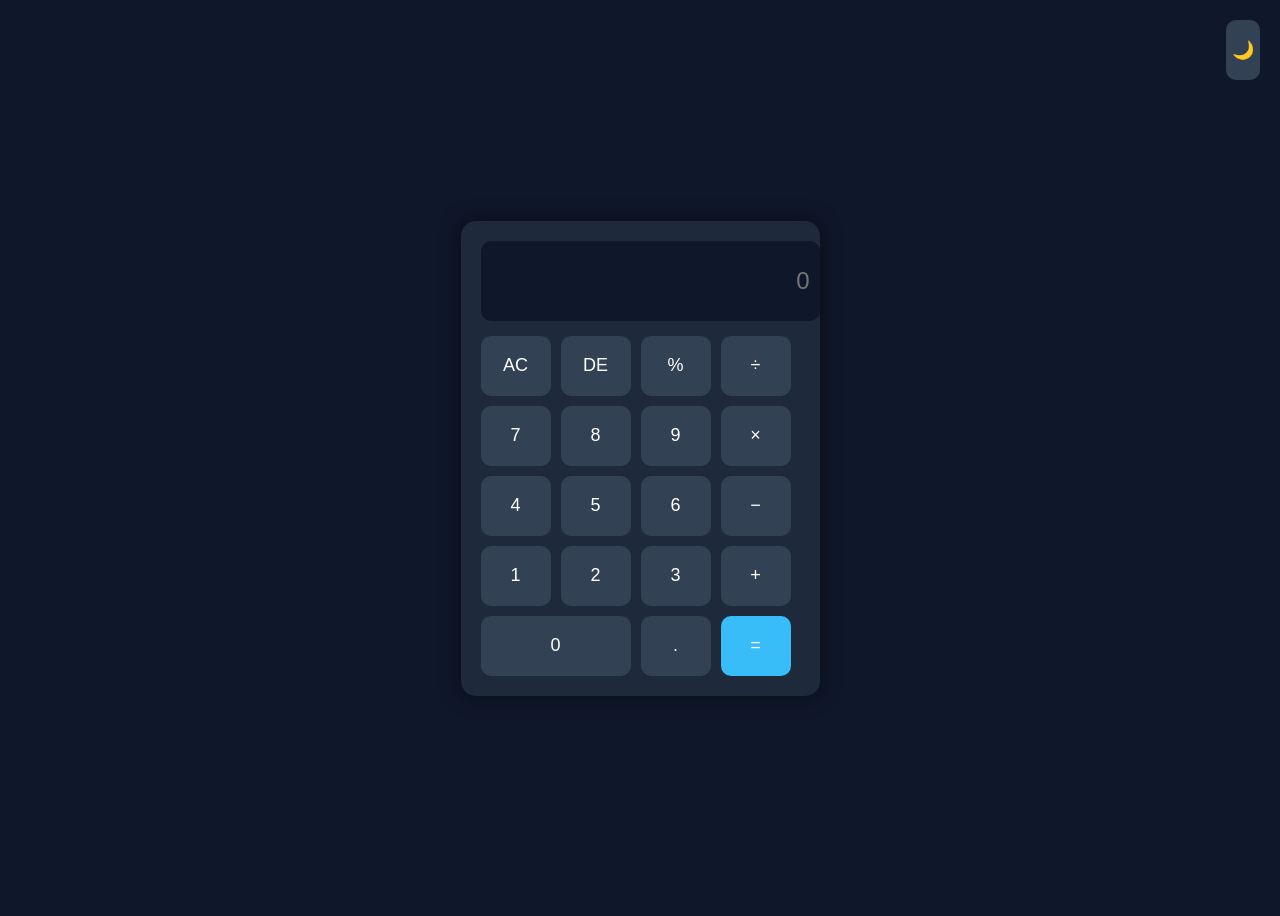
<file: Advanced Calculator.html>
<!DOCTYPE html>
<html lang="en">
<head>
    <meta charset="UTF-8">
    <meta name="viewport" content="width=device-width, initial-scale=1.0">
    <title>Advanced Calculator</title>
    <link rel="stylesheet" href="Style.css">
</head>
<body>

<div class="toggle">
    <button onclick="toggleTheme()">🌙</button>
</div>

<div class="calculator">
    <input type="text" id="display" placeholder="0" disabled>

    <div class="buttons">
        <button onclick="clearDisplay()">AC</button>
        <button onclick="deleteLast()">DE</button>
        <button onclick="append('%')">%</button>
        <button onclick="append('/')">÷</button>

        <button onclick="append('7')">7</button>
        <button onclick="append('8')">8</button>
        <button onclick="append('9')">9</button>
        <button onclick="append('*')">×</button>

        <button onclick="append('4')">4</button>
        <button onclick="append('5')">5</button>
        <button onclick="append('6')">6</button>
        <button onclick="append('-')">−</button>

        <button onclick="append('1')">1</button>
        <button onclick="append('2')">2</button>
        <button onclick="append('3')">3</button>
        <button onclick="append('+')">+</button>

        <button onclick="append('0')" class="zero">0</button>
        <button onclick="append('.')">.</button>
        <button onclick="calculate()" class="equal">=</button>
    </div>
</div>

<script src="script.js"></script>

</body>
</html>
</file>
<file: Style.css>
body {
    font-family: Arial;
    display: flex;
    justify-content: center;
    align-items: center;
    height: 100vh;
    background: #0f172a;
    transition: 0.3s;
}

.calculator {
    background: #1e293b;
    padding: 20px;
    border-radius: 15px;
    box-shadow: 0 0 20px rgba(0,0,0,0.5);
}

#display {
    width: 100%;
    height: 60px;
    font-size: 24px;
    margin-bottom: 15px;
    text-align: right;
    padding: 10px;
    border: none;
    border-radius: 10px;
    background: #0f172a;
    color: white;
}

.buttons {
    display: grid;
    grid-template-columns: repeat(4, 70px);
    gap: 10px;
}

button {
    height: 60px;
    font-size: 18px;
    border: none;
    border-radius: 10px;
    cursor: pointer;
    background: #334155;
    color: white;
    transition: 0.2s;
}

button:hover {
    background: #475569;
}

.equal {
    background: #38bdf8;
}

.zero {
    grid-column: span 2;
}

.toggle {
    position: absolute;
    top: 20px;
    right: 20px;
}

/* Light Mode */
.light {
    background: #f1f5f9;
}

.light .calculator {
    background: white;
}

.light #display {
    background: #e2e8f0;
    color: black;
}

.light button {
    background: #cbd5f5;
    color: black;
}
</file>
